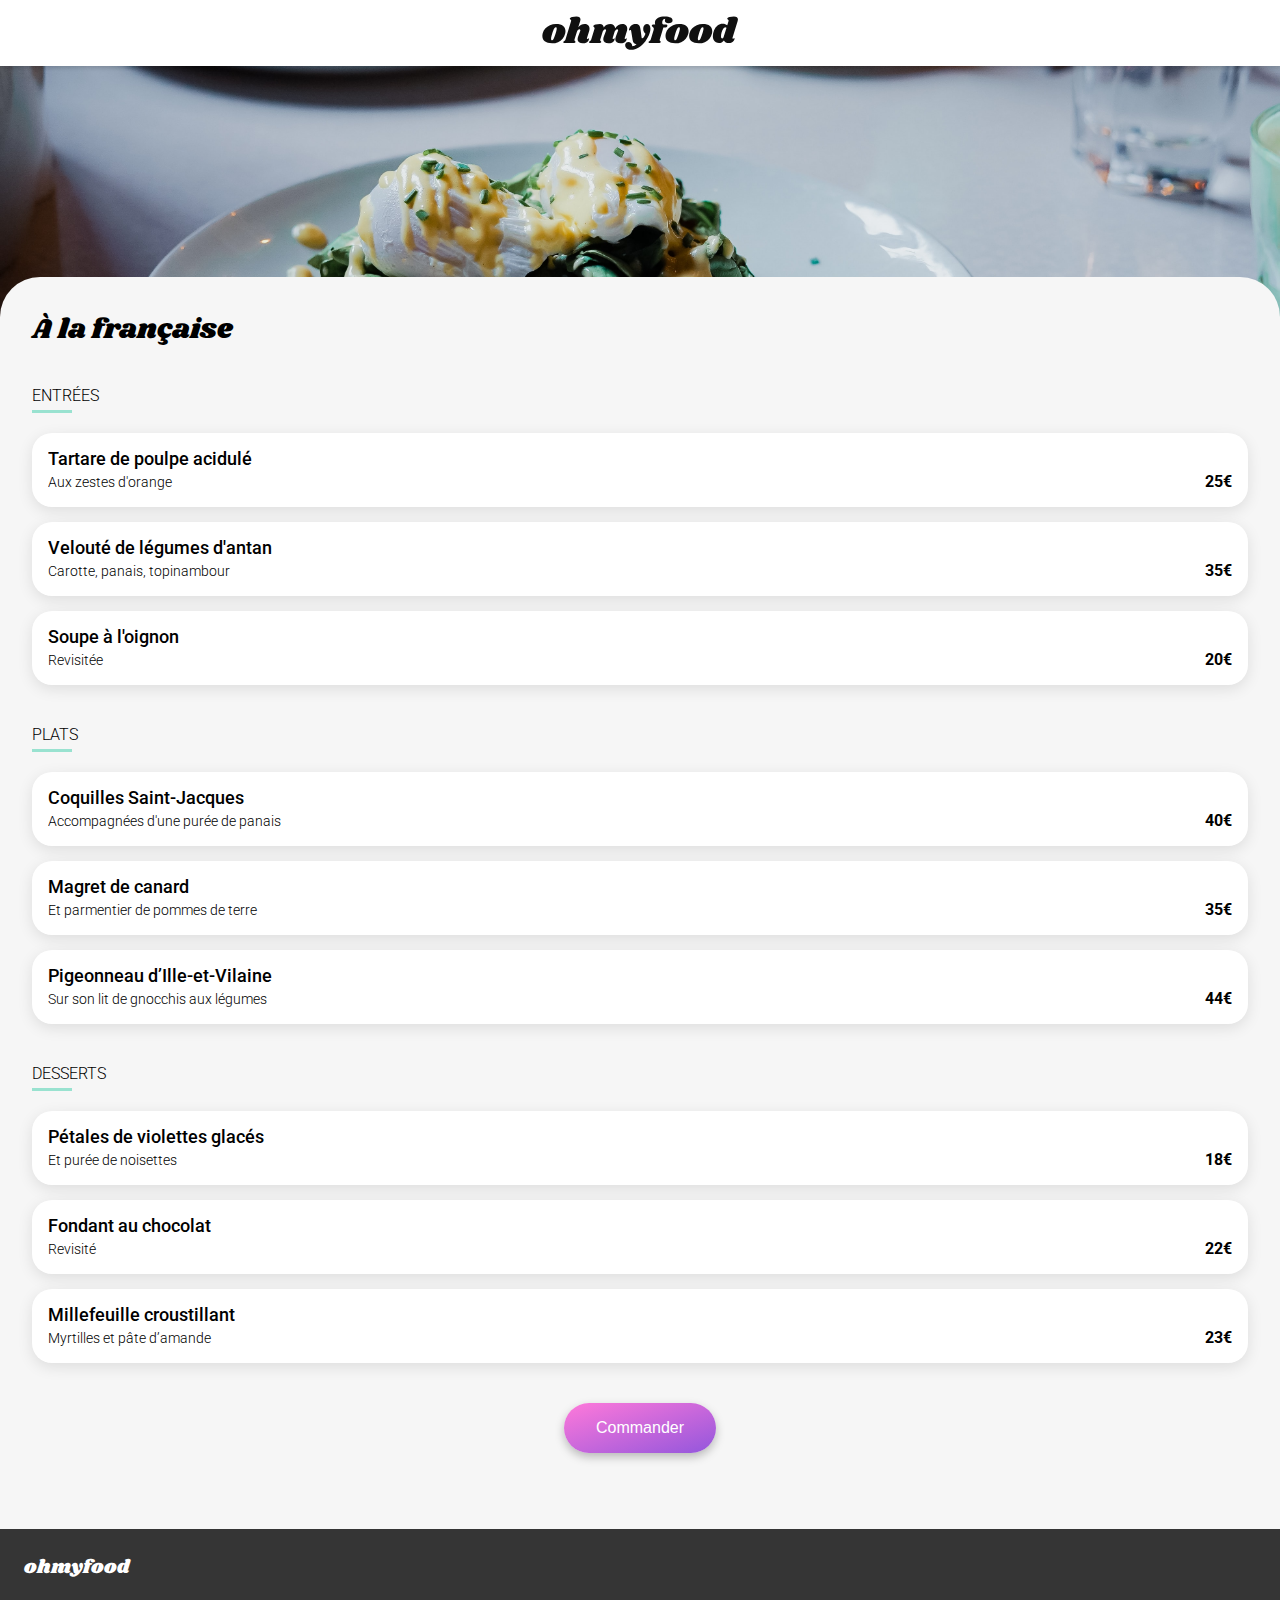
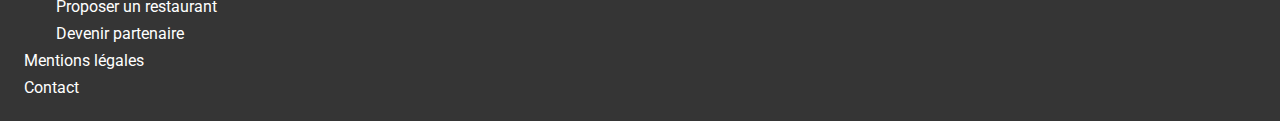
<file: restaurants/a-la-francaise.html>
<!DOCTYPE html>
<html lang="fr">

<head>
    <meta charset="UTF-8">
    <meta name="viewport" content="width=device-width, initial-scale=1.0">
    <title>À la française- ohmyfood</title>
    <link rel="preconnect" href="https://fonts.googleapis.com">
    <link rel="preconnect" href="https://fonts.gstatic.com" crossorigin>
    <link href="https://fonts.googleapis.com/css2?family=Roboto:wght@300;400;500;700&family=Shrikhand&display=swap"
        rel="stylesheet">
    <link rel="stylesheet" href="https://cdnjs.cloudflare.com/ajax/libs/font-awesome/6.2.1/css/all.min.css"
        integrity="sha512-MV7K8+y+gLIBoVD59lQIYicR65iaqukzvf/nwasF0nqhPay5w/9lJmVM2hMDcnK1OnMGCdVK+iQrJ7lzPJQd1w=="
        crossorigin="anonymous" referrerpolicy="no-referrer">
    <link rel="stylesheet" href="../css/main.css">
</head>

<body>
    <header class="header">
        <a href="../index.html" class="header__arrow" aria-label="Retour à la page d'accueil">
            <i class="fas fa-arrow-left"></i>
        </a>
        <img src="../assets/images/logo/ohmyfood@2x.svg" alt="Ohmyfood" class="header__logo">
    </header>

    <main class="main-container">

        <img src="../assets/images/restaurants/a-la-francaise.jpg" alt="À la française" class="banner-img">

        <section class="menu">
            <header class="menu__header">
                <h1 class="menu__title">
                    À la française
                </h1>
                <i class="far fa-heart menu__like"></i>
            </header>

            <!-- LES ENTREES -->

            <div class="menu__group">
                <h2 class="menu__group-title">
                    ENTRÉES
                </h2>

                <!-- ENTRÉE 1 -->

                <article class="menu-item">
                    <div class="menu-item__content">
                        <h3 class="menu-item__title">
                            Tartare de poulpe acidulé
                        </h3>
                        <p class="menu-item__subtitle">
                            Aux zestes d'orange
                        </p>
                    </div>
                    <span class="menu-item__price">
                        25€
                    </span>
                    <div class="menu-item__check">
                        <i class="fas fa-check"></i>
                    </div>
                </article>

                <!-- ENTRÉE 2 -->

                <article class="menu-item">
                    <div class="menu-item__content">
                        <h3 class="menu-item__title">
                            Velouté de légumes d'antan
                        </h3>
                        <p class="menu-item__subtitle">
                           Carotte, panais, topinambour
                        </p>
                    </div>
                    <span class="menu-item__price">
                        35€
                    </span>
                    <div class="menu-item__check">
                        <i class="fas fa-check"></i>
                    </div>
                </article>

                <!-- ENTRÉE 3  -->

                <article class="menu-item">
                    <div class="menu-item__content">
                        <h3 class="menu-item__title">
                            Soupe à l'oignon
                        </h3>
                        <p class="menu-item__subtitle">
                            Revisitée
                        </p>
                    </div>
                    <span class="menu-item__price">
                        20€
                    </span>
                    <div class="menu-item__check">
                        <i class="fas fa-check"></i>
                    </div>
                </article>

            </div>

            <!-- LES PLATS -->

            <div class="menu__group">
                <h2 class="menu__group-title">
                    PLATS
                </h2>

                <!-- PLAT 1 -->

                <article class="menu-item">
                    <div class="menu-item__content">
                        <h3 class="menu-item__title">
                            Coquilles Saint-Jacques
                        </h3>
                        <p class="menu-item__subtitle">
                            Accompagnées d'une purée de panais
                        </p>
                    </div>
                    <span class="menu-item__price">
                        40€
                    </span>
                    <div class="menu-item__check">
                        <i class="fas fa-check"></i>
                    </div>
                </article>

                <!-- PLAT 2 -->

                <article class="menu-item">
                    <div class="menu-item__content">
                        <h3 class="menu-item__title">
                            Magret de canard
                        </h3>
                        <p class="menu-item__subtitle">
                            Et parmentier de pommes de terre
                        </p>
                    </div>
                    <span class="menu-item__price">
                        35€
                    </span>
                    <div class="menu-item__check">
                        <i class="fas fa-check"></i>
                    </div>
                </article>

                <!-- PLAT 3  -->

                <article class="menu-item">
                    <div class="menu-item__content">
                        <h3 class="menu-item__title">
                           Pigeonneau d’Ille-et-Vilaine
                        </h3>
                        <p class="menu-item__subtitle">
                            Sur son lit de gnocchis aux légumes
                        </p>
                    </div>
                    <span class="menu-item__price">
                        44€
                    </span>
                    <div class="menu-item__check">
                        <i class="fas fa-check"></i>
                    </div>
                </article>

            </div>

            <!--  LES DESSERTS -->

            <div class="menu__group">
                <h2 class="menu__group-title">
                    DESSERTS
                </h2>

                <!-- DESSERT 1 -->

                <article class="menu-item">
                    <div class="menu-item__content">
                        <h3 class="menu-item__title">
                            Pétales de violettes glacés
                        </h3>
                        <p class="menu-item__subtitle">
                            Et purée de noisettes
                        </p>
                    </div>
                    <span class="menu-item__price">
                        18€
                    </span>
                    <div class="menu-item__check">
                        <i class="fas fa-check"></i>
                    </div>
                </article>

                <!-- DESSERT 2 -->

                <article class="menu-item">
                    <div class="menu-item__content">
                        <h3 class="menu-item__title">
                         Fondant au chocolat
                        </h3>
                        <p class="menu-item__subtitle">
                            Revisité
                        </p>
                    </div>
                    <span class="menu-item__price">
                        22€
                    </span>
                    <div class="menu-item__check">
                        <i class="fas fa-check"></i>
                    </div>
                </article>

                <!-- DESSERT 3  -->

                <article class="menu-item">
                    <div class="menu-item__content">
                        <h3 class="menu-item__title">
                            Millefeuille croustillant
                        </h3>
                        <p class="menu-item__subtitle">
                            Myrtilles et pâte d’amande
                        </p>
                    </div>
                    <span class="menu-item__price">
                        23€
                    </span>
                    <div class="menu-item__check">
                        <i class="fas fa-check"></i>
                    </div>
                </article>
                <div class="menu__order">
                    <button class="btn-gradient">
                        Commander
                    </button>
                </div>

            </div>

        </section>

    </main>
    <footer class="footer">
        <h2 class="footer__logo">ohmyfood</h2>
        <ul class="footer__list">
            <li>
                <a href="#">
                    <i class="fas fa-utensils"></i>
                    Proposer un restaurant
                </a>
            </li>
            <li>
                <a href="#">
                    <i class="fas fa-handshake-angle"></i>
                    Devenir partenaire
                </a>
            </li>
            <li>
                <a href="#">
                    Mentions légales
                </a>
            </li>
            <li>
                <a href="mailto:contact@ohmyfood.com" class="footer__link">
                    Contact
                </a>
            </li>
        </ul>
    </footer>
</body>

</html>
</file>
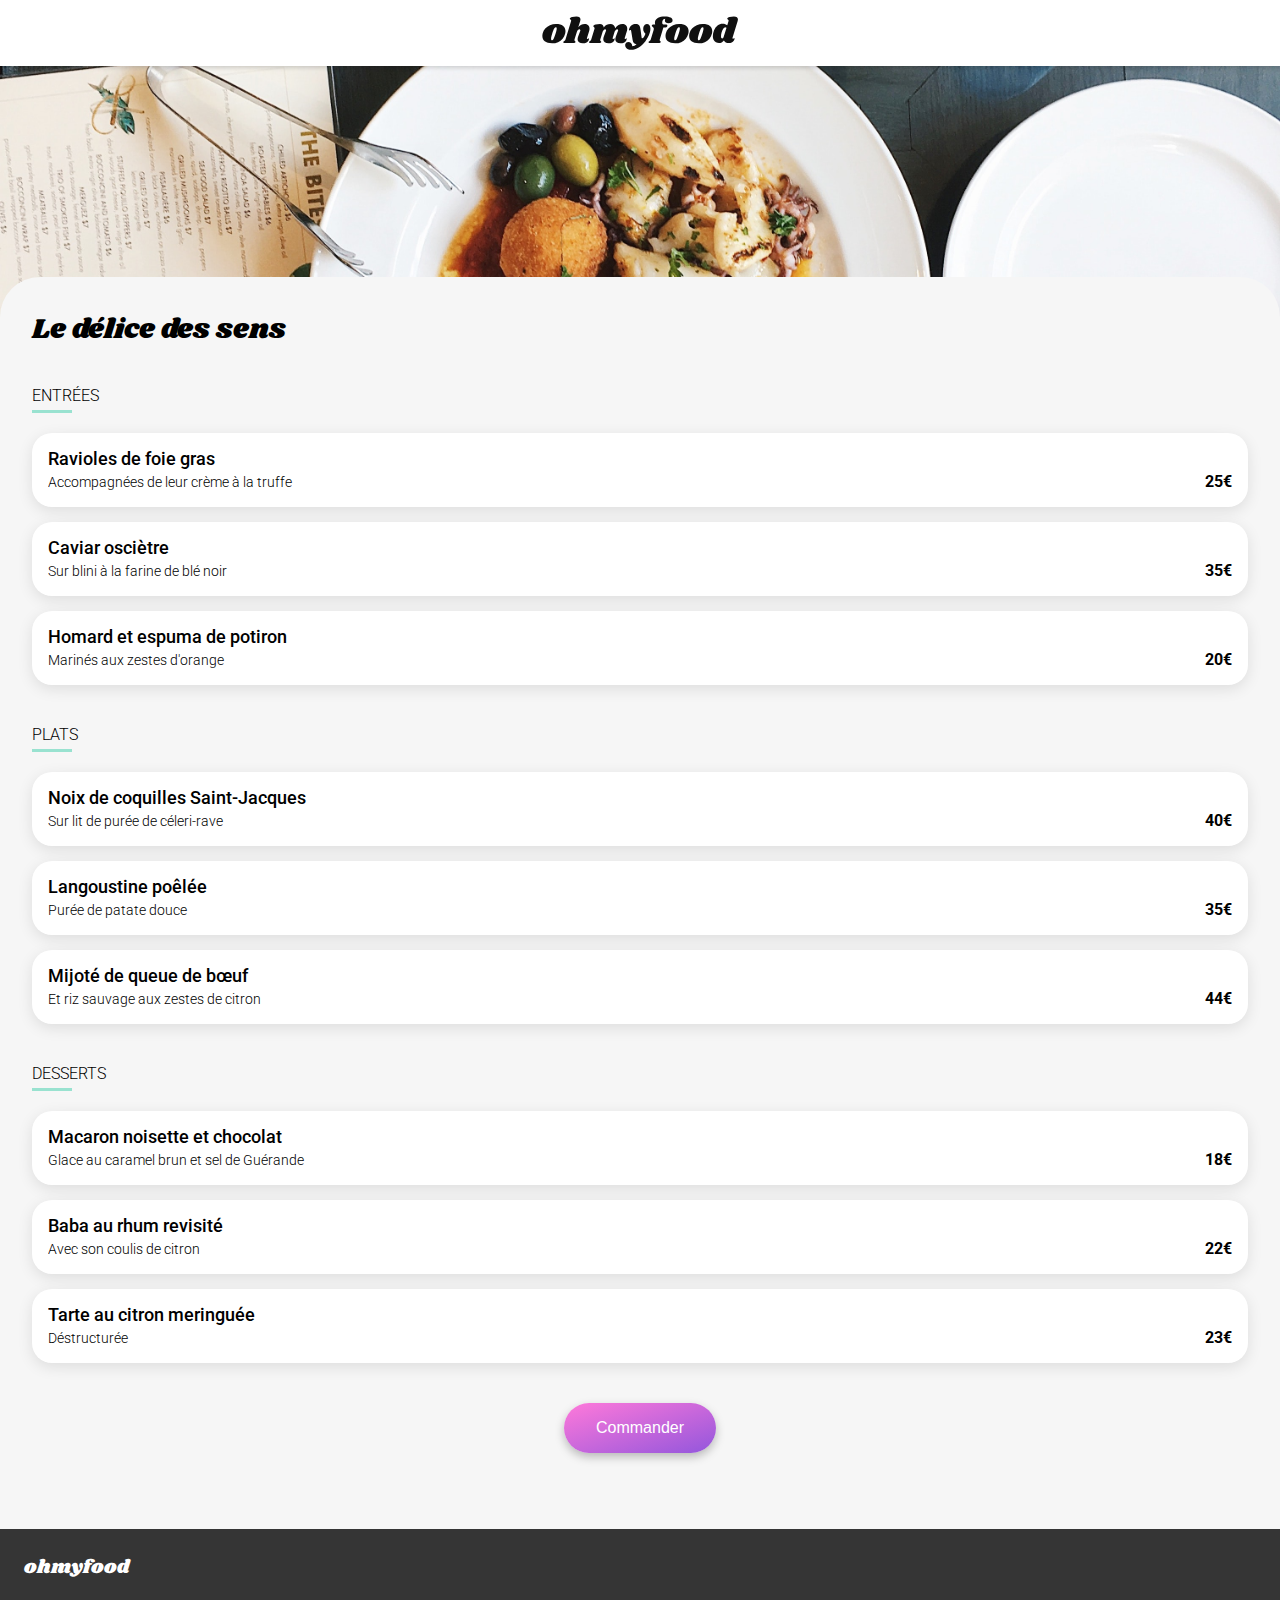
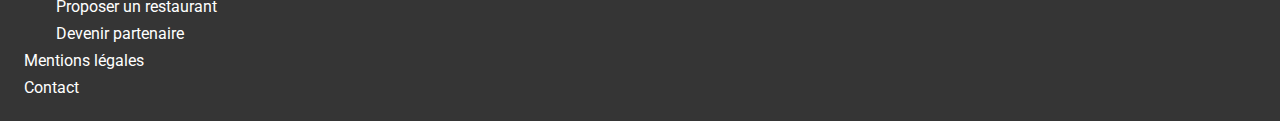
<file: restaurants/la-note-enchantee.html>
<!DOCTYPE html>
<html lang="fr">

<head>
    <meta charset="UTF-8">
    <meta name="viewport" content="width=device-width, initial-scale=1.0">
    <title>La note enchantée- ohmyfood</title>
    <link rel="preconnect" href="https://fonts.googleapis.com">
    <link rel="preconnect" href="https://fonts.gstatic.com" crossorigin>
    <link href="https://fonts.googleapis.com/css2?family=Roboto:wght@300;400;500;700&family=Shrikhand&display=swap"
        rel="stylesheet">
    <link rel="stylesheet" href="https://cdnjs.cloudflare.com/ajax/libs/font-awesome/6.2.1/css/all.min.css"
        integrity="sha512-MV7K8+y+gLIBoVD59lQIYicR65iaqukzvf/nwasF0nqhPay5w/9lJmVM2hMDcnK1OnMGCdVK+iQrJ7lzPJQd1w=="
        crossorigin="anonymous" referrerpolicy="no-referrer">
    <link rel="stylesheet" href="../css/main.css">
</head>

<body>
    <header class="header">
        <a href="../index.html" class="header__arrow" aria-label="Retour à la page d'accueil">
            <i class="fas fa-arrow-left"></i>
        </a>
        <img src="../assets/images/logo/ohmyfood@2x.svg" alt="Ohmyfood" class="header__logo">
    </header>

    <main class="main-container">

        <img src="../assets/images/restaurants/la-note-enchantee.jpg" alt="La note enchantée" class="banner-img">

        <section class="menu">
            <header class="menu__header">
                <h1 class="menu__title">
                    Le délice des sens
                </h1>
                <i class="far fa-heart menu__like"></i>
            </header>

            <!-- LES ENTREES -->

            <div class="menu__group">
                <h2 class="menu__group-title">
                    ENTRÉES
                </h2>

                <!-- ENTRÉE 1 -->

                <article class="menu-item">
                    <div class="menu-item__content">
                        <h3 class="menu-item__title">
                            Ravioles de foie gras
                        </h3>
                        <p class="menu-item__subtitle">
                            Accompagnées de leur crème à la truffe
                        </p>
                    </div>
                    <span class="menu-item__price">
                        25€
                    </span>
                    <div class="menu-item__check">
                        <i class="fas fa-check"></i>
                    </div>
                </article>

                <!-- ENTRÉE 2 -->

                <article class="menu-item">
                    <div class="menu-item__content">
                        <h3 class="menu-item__title">
                            Caviar osciètre
                        </h3>
                        <p class="menu-item__subtitle">
                           Sur blini à la farine de blé noir
                        </p>
                    </div>
                    <span class="menu-item__price">
                        35€
                    </span>
                    <div class="menu-item__check">
                        <i class="fas fa-check"></i>
                    </div>
                </article>

                <!-- ENTRÉE 3  -->

                <article class="menu-item">
                    <div class="menu-item__content">
                        <h3 class="menu-item__title">
                            Homard et espuma de potiron
                        </h3>
                        <p class="menu-item__subtitle">
                            Marinés aux zestes d'orange
                        </p>
                    </div>
                    <span class="menu-item__price">
                        20€
                    </span>
                    <div class="menu-item__check">
                        <i class="fas fa-check"></i>
                    </div>
                </article>

            </div>

            <!-- LES PLATS -->

            <div class="menu__group">
                <h2 class="menu__group-title">
                    PLATS
                </h2>

                <!-- PLAT 1 -->

                <article class="menu-item">
                    <div class="menu-item__content">
                        <h3 class="menu-item__title">
                            Noix de coquilles Saint-Jacques
                        </h3>
                        <p class="menu-item__subtitle">
                            Sur lit de purée de céleri-rave
                        </p>
                    </div>
                    <span class="menu-item__price">
                        40€
                    </span>
                    <div class="menu-item__check">
                        <i class="fas fa-check"></i>
                    </div>
                </article>

                <!-- PLAT 2 -->

                <article class="menu-item">
                    <div class="menu-item__content">
                        <h3 class="menu-item__title">
                            Langoustine poêlée
                        </h3>
                        <p class="menu-item__subtitle">
                            Purée de patate douce
                        </p>
                    </div>
                    <span class="menu-item__price">
                        35€
                    </span>
                    <div class="menu-item__check">
                        <i class="fas fa-check"></i>
                    </div>
                </article>

                <!-- PLAT 3  -->

                <article class="menu-item">
                    <div class="menu-item__content">
                        <h3 class="menu-item__title">
                            Mijoté de queue de bœuf
                        </h3>
                        <p class="menu-item__subtitle">
                            Et riz sauvage aux zestes de citron
                        </p>
                    </div>
                    <span class="menu-item__price">
                        44€
                    </span>
                    <div class="menu-item__check">
                        <i class="fas fa-check"></i>
                    </div>
                </article>

            </div>

            <!--  LES DESSERTS -->

            <div class="menu__group">
                <h2 class="menu__group-title">
                    DESSERTS
                </h2>

                <!-- DESSERT 1 -->

                <article class="menu-item">
                    <div class="menu-item__content">
                        <h3 class="menu-item__title">
                            Macaron noisette et chocolat
                        </h3>
                        <p class="menu-item__subtitle">
                            Glace au caramel brun et sel de Guérande
                        </p>
                    </div>
                    <span class="menu-item__price">
                        18€
                    </span>
                    <div class="menu-item__check">
                        <i class="fas fa-check"></i>
                    </div>
                </article>

                <!-- DESSERT 2 -->

                <article class="menu-item">
                    <div class="menu-item__content">
                        <h3 class="menu-item__title">
                          Baba au rhum revisité
                        </h3>
                        <p class="menu-item__subtitle">
                            Avec son coulis de citron
                        </p>
                    </div>
                    <span class="menu-item__price">
                        22€
                    </span>
                    <div class="menu-item__check">
                        <i class="fas fa-check"></i>
                    </div>
                </article>

                <!-- DESSERT 3  -->

                <article class="menu-item">
                    <div class="menu-item__content">
                        <h3 class="menu-item__title">
                            Tarte au citron meringuée
                        </h3>
                        <p class="menu-item__subtitle">
                            Déstructurée
                        </p>
                    </div>
                    <span class="menu-item__price">
                        23€
                    </span>
                    <div class="menu-item__check">
                        <i class="fas fa-check"></i>
                    </div>
                </article>
                <div class="menu__order">
                    <button class="btn-gradient">
                        Commander
                    </button>
                </div>

            </div>

        </section>

    </main>
    <footer class="footer">
        <h2 class="footer__logo">ohmyfood</h2>
        <ul class="footer__list">
            <li>
                <a href="#">
                    <i class="fas fa-utensils"></i>
                    Proposer un restaurant
                </a>
            </li>
            <li>
                <a href="#">
                    <i class="fas fa-handshake-angle"></i>
                    Devenir partenaire
                </a>
            </li>
            <li>
                <a href="#">
                    Mentions légales
                </a>
            </li>
            <li>
                <a href="#">
                    Contact
                </a>
            </li>
        </ul>
    </footer>
</body>

</html>
</file>
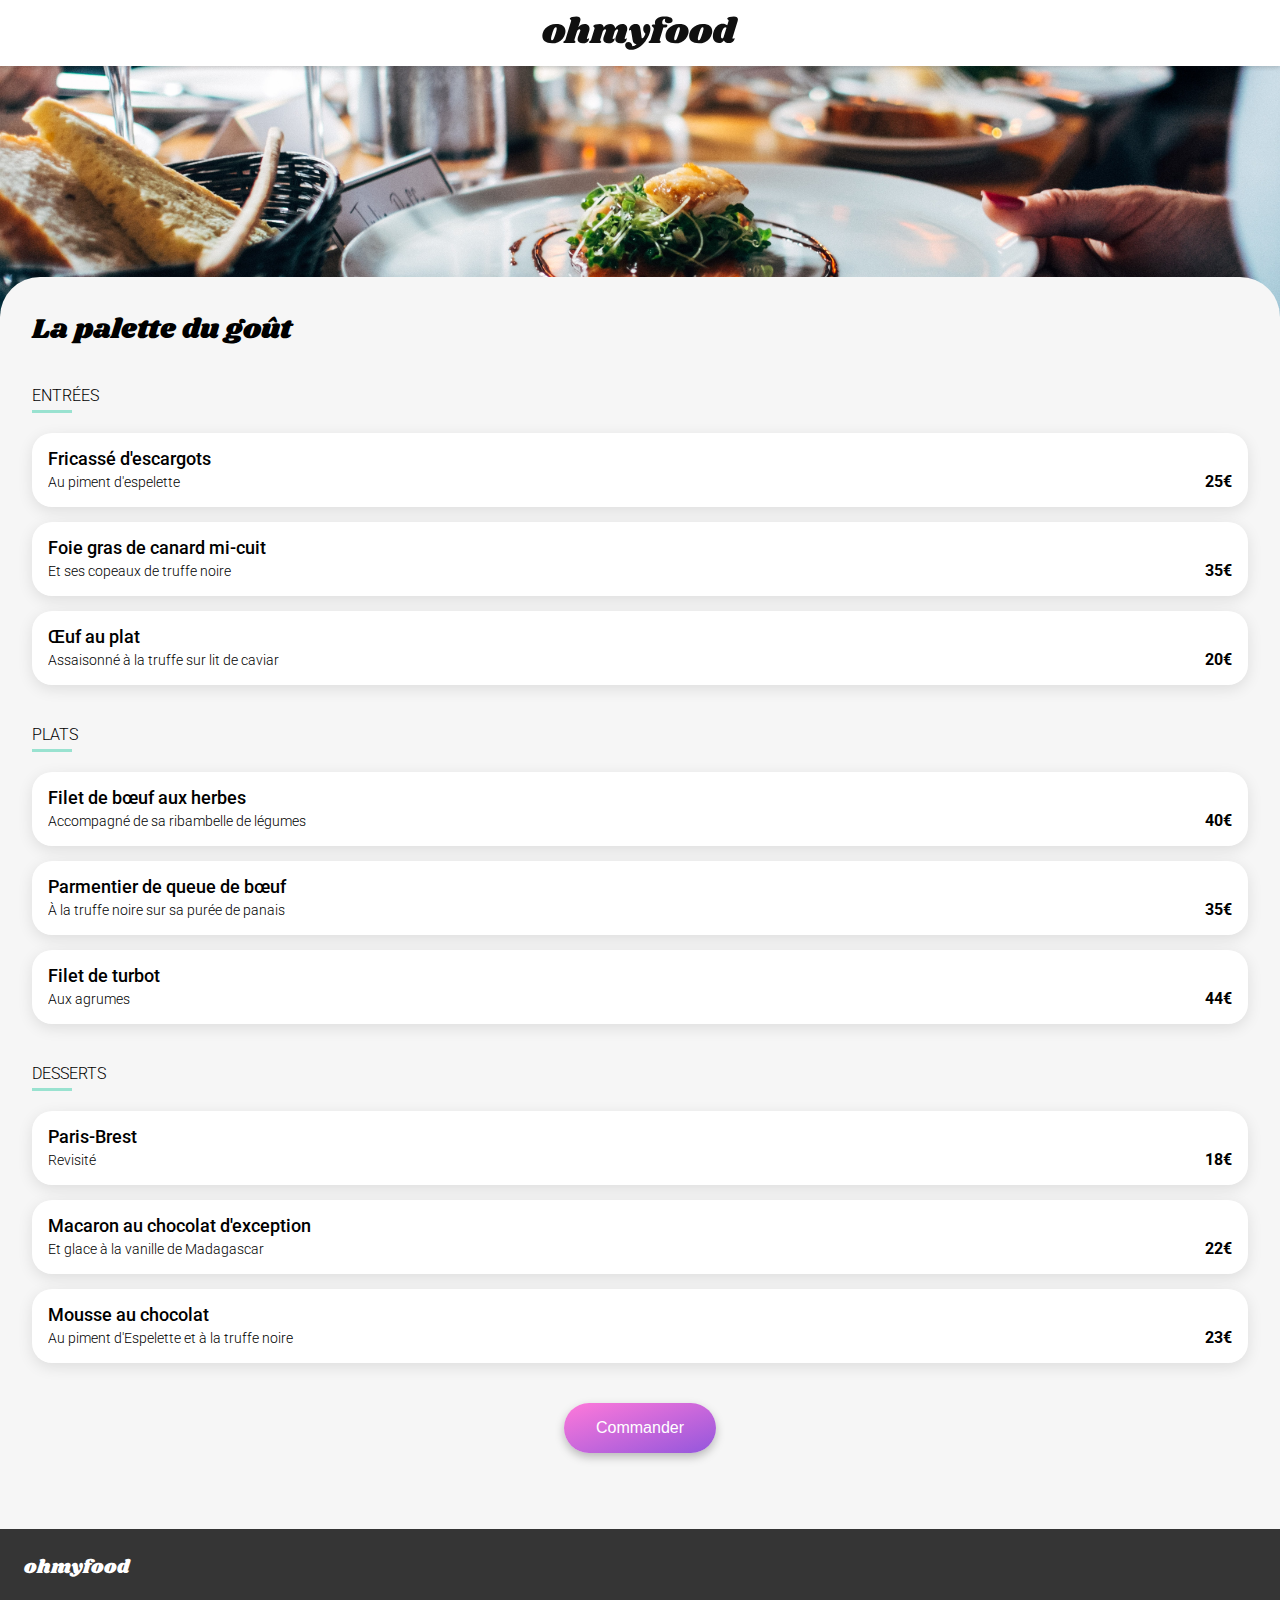
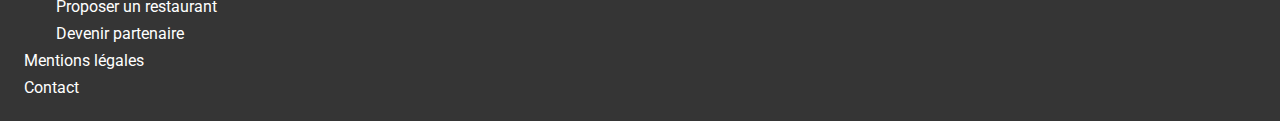
<file: restaurants/la-palette-du-gout.html>
<!DOCTYPE html>
<html lang="fr">

<head>
    <meta charset="UTF-8">
    <meta name="viewport" content="width=device-width, initial-scale=1.0">
    <title>La palette du goût- ohmyfood</title>
    <link rel="preconnect" href="https://fonts.googleapis.com">
    <link rel="preconnect" href="https://fonts.gstatic.com" crossorigin>
    <link href="https://fonts.googleapis.com/css2?family=Roboto:wght@300;400;500;700&family=Shrikhand&display=swap"
        rel="stylesheet">
    <link rel="stylesheet" href="https://cdnjs.cloudflare.com/ajax/libs/font-awesome/6.2.1/css/all.min.css"
        integrity="sha512-MV7K8+y+gLIBoVD59lQIYicR65iaqukzvf/nwasF0nqhPay5w/9lJmVM2hMDcnK1OnMGCdVK+iQrJ7lzPJQd1w=="
        crossorigin="anonymous" referrerpolicy="no-referrer">
    <link rel="stylesheet" href="../css/main.css">
</head>

<body>
    <header class="header">
        <a href="../index.html" class="header__arrow" aria-label="Retour à la page d'accueil">
            <i class="fas fa-arrow-left"></i>
        </a>
        <img src="../assets/images/logo/ohmyfood@2x.svg" alt="Ohmyfood" class="header__logo">
    </header>

    <main class="main-container">

        <img src="../assets/images/restaurants/la-palette-du-gout.jpg" alt="La palette du goût" class="banner-img">

        <section class="menu">
            <header class="menu__header">
                <h1 class="menu__title">
                    La palette du goût
                </h1>
                <i class="far fa-heart menu__like"></i>
            </header>

            <!-- LES ENTREES -->

            <div class="menu__group">
                <h2 class="menu__group-title">
                    ENTRÉES
                </h2>

                <!-- ENTRÉE 1 -->

                <article class="menu-item">
                    <div class="menu-item__content">
                        <h3 class="menu-item__title">
                            Fricassé d'escargots
                        </h3>
                        <p class="menu-item__subtitle">
                            Au piment d'espelette
                        </p>
                    </div>
                    <span class="menu-item__price">
                        25€
                    </span>
                    <div class="menu-item__check">
                        <i class="fas fa-check"></i>
                    </div>
                </article>

                <!-- ENTRÉE 2 -->

                <article class="menu-item">
                    <div class="menu-item__content">
                        <h3 class="menu-item__title">
                            Foie gras de canard mi-cuit
                        </h3>
                        <p class="menu-item__subtitle">
                            Et ses copeaux de truffe noire
                        </p>
                    </div>
                    <span class="menu-item__price">
                        35€
                    </span>
                    <div class="menu-item__check">
                        <i class="fas fa-check"></i>
                    </div>
                </article>

                <!-- ENTRÉE 3  -->

                <article class="menu-item">
                    <div class="menu-item__content">
                        <h3 class="menu-item__title">
                            Œuf au plat
                        </h3>
                        <p class="menu-item__subtitle">
                            Assaisonné à la truffe sur lit de caviar
                        </p>
                    </div>
                    <span class="menu-item__price">
                        20€
                    </span>
                    <div class="menu-item__check">
                        <i class="fas fa-check"></i>
                    </div>
                </article>

            </div>

            <!-- LES PLATS -->

            <div class="menu__group">
                <h2 class="menu__group-title">
                    PLATS
                </h2>

                <!-- PLAT 1 -->

                <article class="menu-item">
                    <div class="menu-item__content">
                        <h3 class="menu-item__title">
                            Filet de bœuf aux herbes
                        </h3>
                        <p class="menu-item__subtitle">
                            Accompagné de sa ribambelle de légumes
                        </p>
                    </div>
                    <span class="menu-item__price">
                        40€
                    </span>
                    <div class="menu-item__check">
                        <i class="fas fa-check"></i>
                    </div>
                </article>

                <!-- PLAT 2 -->

                <article class="menu-item">
                    <div class="menu-item__content">
                        <h3 class="menu-item__title">
                            Parmentier de queue de bœuf
                        </h3>
                        <p class="menu-item__subtitle">
                            À la truffe noire sur sa purée de panais
                        </p>
                    </div>
                    <span class="menu-item__price">
                        35€
                    </span>
                    <div class="menu-item__check">
                        <i class="fas fa-check"></i>
                    </div>
                </article>

                <!-- PLAT 3  -->

                <article class="menu-item">
                    <div class="menu-item__content">
                        <h3 class="menu-item__title">
                            Filet de turbot
                        </h3>
                        <p class="menu-item__subtitle">
                            Aux agrumes
                        </p>
                    </div>
                    <span class="menu-item__price">
                        44€
                    </span>
                    <div class="menu-item__check">
                        <i class="fas fa-check"></i>
                    </div>
                </article>

            </div>

            <!--  LES DESSERTS -->

            <div class="menu__group">
                <h2 class="menu__group-title">
                    DESSERTS
                </h2>

                <!-- DESSERT 1 -->

                <article class="menu-item">
                    <div class="menu-item__content">
                        <h3 class="menu-item__title">
                            Paris-Brest
                        </h3>
                        <p class="menu-item__subtitle">
                            Revisité
                        </p>
                    </div>
                    <span class="menu-item__price">
                        18€
                    </span>
                    <div class="menu-item__check">
                        <i class="fas fa-check"></i>
                    </div>
                </article>

                <!-- DESSERT 2 -->

                <article class="menu-item">
                    <div class="menu-item__content">
                        <h3 class="menu-item__title">
                            Macaron au chocolat d'exception
                        </h3>
                        <p class="menu-item__subtitle">
                            Et glace à la vanille de Madagascar
                        </p>
                    </div>
                    <span class="menu-item__price">
                        22€
                    </span>
                    <div class="menu-item__check">
                        <i class="fas fa-check"></i>
                    </div>
                </article>

                <!-- DESSERT 3  -->

                <article class="menu-item">
                    <div class="menu-item__content">
                        <h3 class="menu-item__title">
                            Mousse au chocolat
                        </h3>
                        <p class="menu-item__subtitle">
                            Au piment d'Espelette et à la truffe noire
                        </p>
                    </div>
                    <span class="menu-item__price">
                        23€
                    </span>
                    <div class="menu-item__check">
                        <i class="fas fa-check"></i>
                    </div>
                </article>
                <div class="menu__order">
                    <button class="btn-gradient">
                        Commander
                    </button>
                </div>

            </div>

        </section>

    </main>
    <footer class="footer">
        <h2 class="footer__logo">ohmyfood</h2>
        <ul class="footer__list">
            <li>
                <a href="#">
                    <i class="fas fa-utensils"></i>
                    Proposer un restaurant
                </a>
            </li>
            <li>
                <a href="#">
                    <i class="fas fa-handshake-angle"></i>
                    Devenir partenaire
                </a>
            </li>
            <li>
                <a href="#">
                    Mentions légales
                </a>
            </li>
            <li>
                <a href="#">
                    Contact
                </a>
            </li>
        </ul>
    </footer>
</body>

</html>
</file>
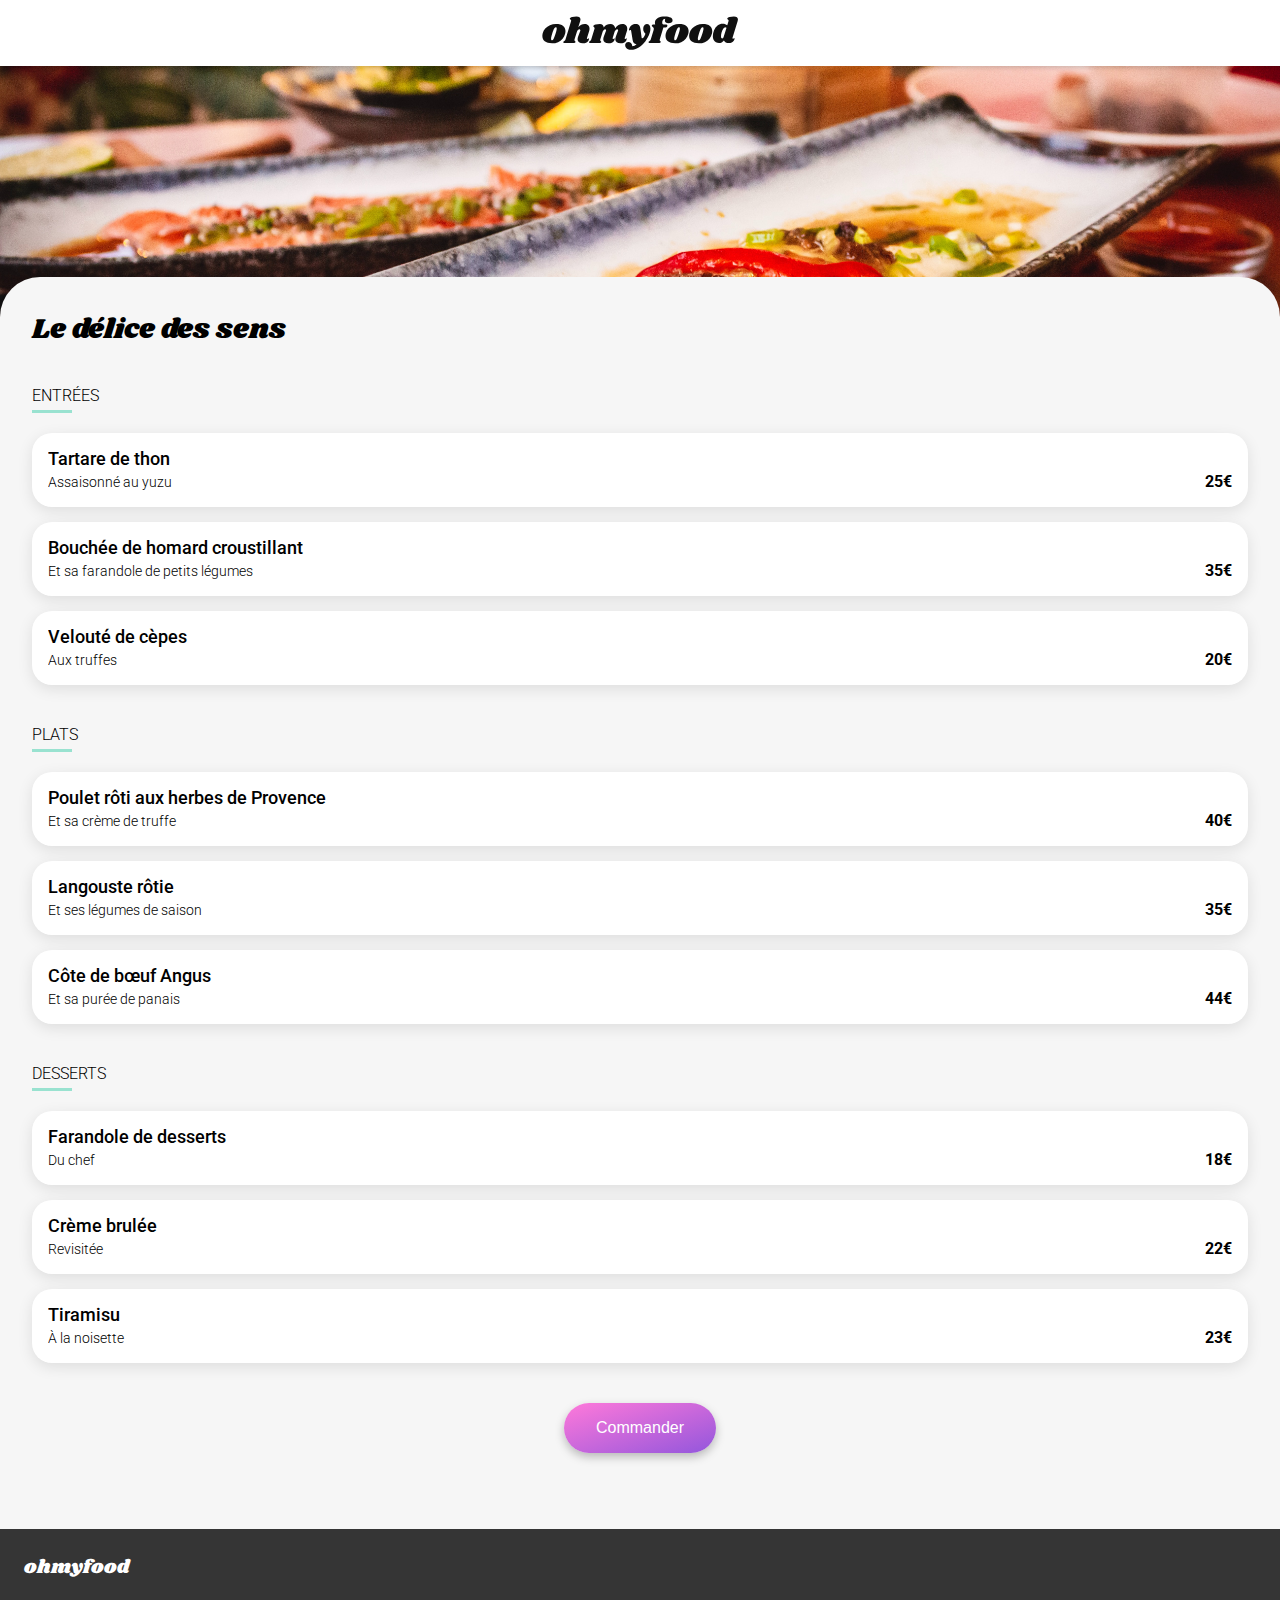
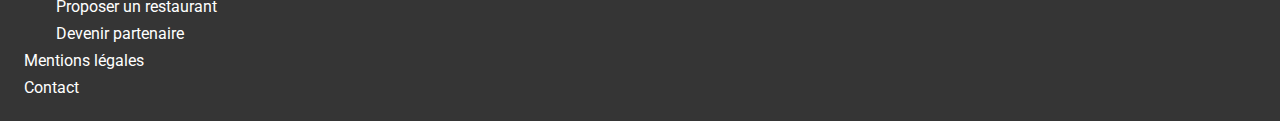
<file: restaurants/le-delice-des-sens.html>
<!DOCTYPE html>
<html lang="fr">

<head>
    <meta charset="UTF-8">
    <meta name="viewport" content="width=device-width, initial-scale=1.0">
    <title>Le délice des sens- ohmyfood</title>
    <link rel="preconnect" href="https://fonts.googleapis.com">
    <link rel="preconnect" href="https://fonts.gstatic.com" crossorigin>
    <link href="https://fonts.googleapis.com/css2?family=Roboto:wght@300;400;500;700&family=Shrikhand&display=swap"
        rel="stylesheet">
    <link rel="stylesheet" href="https://cdnjs.cloudflare.com/ajax/libs/font-awesome/6.2.1/css/all.min.css"
        integrity="sha512-MV7K8+y+gLIBoVD59lQIYicR65iaqukzvf/nwasF0nqhPay5w/9lJmVM2hMDcnK1OnMGCdVK+iQrJ7lzPJQd1w=="
        crossorigin="anonymous" referrerpolicy="no-referrer">
    <link rel="stylesheet" href="../css/main.css">
</head>

<body>
    <header class="header">
        <a href="../index.html" class="header__arrow" aria-label="Retour à la page d'accueil">
            <i class="fas fa-arrow-left"></i>
        </a>
        <img src="../assets/images/logo/ohmyfood@2x.svg" alt="Ohmyfood" class="header__logo">
    </header>

    <main class="main-container">

        <img src="../assets/images/restaurants/le-delice-des-sens.jpg" alt="Le délice des sens" class="banner-img">

        <section class="menu">
            <header class="menu__header">
                <h1 class="menu__title">
                    Le délice des sens
                </h1>
                <i class="far fa-heart menu__like"></i>
            </header>

            <!-- LES ENTREES -->

            <div class="menu__group">
                <h2 class="menu__group-title">
                    ENTRÉES
                </h2>

                <!-- ENTRÉE 1 -->

                <article class="menu-item">
                    <div class="menu-item__content">
                        <h3 class="menu-item__title">
                            Tartare de thon
                        </h3>
                        <p class="menu-item__subtitle">
                            Assaisonné au yuzu
                        </p>
                    </div>
                    <span class="menu-item__price">
                        25€
                    </span>
                    <div class="menu-item__check">
                        <i class="fas fa-check"></i>
                    </div>
                </article>

                <!-- ENTRÉE 2 -->

                <article class="menu-item">
                    <div class="menu-item__content">
                        <h3 class="menu-item__title">
                            Bouchée de homard croustillant
                        </h3>
                        <p class="menu-item__subtitle">
                            Et sa farandole de petits légumes
                        </p>
                    </div>
                    <span class="menu-item__price">
                        35€
                    </span>
                    <div class="menu-item__check">
                        <i class="fas fa-check"></i>
                    </div>
                </article>

                <!-- ENTRÉE 3  -->

                <article class="menu-item">
                    <div class="menu-item__content">
                        <h3 class="menu-item__title">
                            Velouté de cèpes
                        </h3>
                        <p class="menu-item__subtitle">
                            Aux truffes
                        </p>
                    </div>
                    <span class="menu-item__price">
                        20€
                    </span>
                    <div class="menu-item__check">
                        <i class="fas fa-check"></i>
                    </div>
                </article>

            </div>

            <!-- LES PLATS -->

            <div class="menu__group">
                <h2 class="menu__group-title">
                    PLATS
                </h2>

                <!-- PLAT 1 -->

                <article class="menu-item">
                    <div class="menu-item__content">
                        <h3 class="menu-item__title">
                            Poulet rôti aux herbes de Provence
                        </h3>
                        <p class="menu-item__subtitle">
                            Et sa crème de truffe
                        </p>
                    </div>
                    <span class="menu-item__price">
                        40€
                    </span>
                    <div class="menu-item__check">
                        <i class="fas fa-check"></i>
                    </div>
                </article>

                <!-- PLAT 2 -->

                <article class="menu-item">
                    <div class="menu-item__content">
                        <h3 class="menu-item__title">
                            Langouste rôtie
                        </h3>
                        <p class="menu-item__subtitle">
                            Et ses légumes de saison
                        </p>
                    </div>
                    <span class="menu-item__price">
                        35€
                    </span>
                    <div class="menu-item__check">
                        <i class="fas fa-check"></i>
                    </div>
                </article>

                <!-- PLAT 3  -->

                <article class="menu-item">
                    <div class="menu-item__content">
                        <h3 class="menu-item__title">
                            Côte de bœuf Angus
                        </h3>
                        <p class="menu-item__subtitle">
                            Et sa purée de panais
                        </p>
                    </div>
                    <span class="menu-item__price">
                        44€
                    </span>
                    <div class="menu-item__check">
                        <i class="fas fa-check"></i>
                    </div>
                </article>

            </div>

            <!--  LES DESSERTS -->

            <div class="menu__group">
                <h2 class="menu__group-title">
                    DESSERTS
                </h2>

                <!-- DESSERT 1 -->

                <article class="menu-item">
                    <div class="menu-item__content">
                        <h3 class="menu-item__title">
                            Farandole de desserts
                        </h3>
                        <p class="menu-item__subtitle">
                            Du chef
                        </p>
                    </div>
                    <span class="menu-item__price">
                        18€
                    </span>
                    <div class="menu-item__check">
                        <i class="fas fa-check"></i>
                    </div>
                </article>

                <!-- DESSERT 2 -->

                <article class="menu-item">
                    <div class="menu-item__content">
                        <h3 class="menu-item__title">
                            Crème brulée
                        </h3>
                        <p class="menu-item__subtitle">
                            Revisitée
                        </p>
                    </div>
                    <span class="menu-item__price">
                        22€
                    </span>
                    <div class="menu-item__check">
                        <i class="fas fa-check"></i>
                    </div>
                </article>

                <!-- DESSERT 3  -->

                <article class="menu-item">
                    <div class="menu-item__content">
                        <h3 class="menu-item__title">
                            Tiramisu
                        </h3>
                        <p class="menu-item__subtitle">
                            À la noisette
                        </p>
                    </div>
                    <span class="menu-item__price">
                        23€
                    </span>
                    <div class="menu-item__check">
                        <i class="fas fa-check"></i>
                    </div>
                </article>
                <div class="menu__order">
                    <button class="btn-gradient">
                        Commander
                    </button>
                </div>

            </div>

        </section>

    </main>
    <footer class="footer">
        <h2 class="footer__logo">ohmyfood</h2>
        <ul class="footer__list">
            <li>
                <a href="#">
                    <i class="fas fa-utensils"></i>
                    Proposer un restaurant
                </a>
            </li>
            <li>
                <a href="#">
                    <i class="fas fa-handshake-angle"></i>
                    Devenir partenaire
                </a>
            </li>
            <li>
                <a href="#">
                    Mentions légales
                </a>
            </li>
            <li>
                <a href="#">
                    Contact
                </a>
            </li>
        </ul>
    </footer>
</body>

</html>
</file>
<file: css/main.css>
@charset "UTF-8";
/* FICHIER: sass/Utils/_variables.scss */
/* Ombres */
/* Pour les tablettes (ex: iPad) */
/* Pour les ordinateurs portables et desktop standard */
/* Pour les très grands écrans */
@keyframes fadeInUp {
  0% {
    opacity: 0;
    transform: translateY(20px);
  }
  100% {
    opacity: 1;
    transform: translateY(0);
  }
}
@keyframes fadeOut {
  0% {
    opacity: 1;
    visibility: visible;
  }
  100% {
    opacity: 0;
    visibility: hidden;
  }
}
@keyframes spin {
  0% {
    transform: rotate(0);
  }
  100% {
    transform: rotate(360deg);
  }
}
*,
*::after,
*::before {
  box-sizing: border-box;
  margin: 0;
  padding: 0;
}

body {
  font-family: "Roboto", sans-serif;
  background-color: #ffffff;
}

a {
  text-decoration: none;
  color: inherit;
}

ul, ol {
  list-style: none;
  padding: 0;
  margin: 0;
}

.btn-gradient {
  background: linear-gradient(to top left, #9356DC, #FF79DA);
  border: none;
  border-radius: 2rem;
  color: #ffffff;
  padding: 1rem 2rem;
  font-size: 1rem;
  font-weight: 500;
  cursor: pointer;
  box-shadow: 0 4px 10px rgba(0, 0, 0, 0.25);
}
.btn-gradient:hover {
  opacity: 0.95;
  box-shadow: 0 6px 15px rgba(0, 0, 0, 0.35);
}

/* Carte Sélection Restaurants */
.card {
  background-color: #ffffff;
  border-radius: 1rem;
  box-shadow: 0 4px 15px rgba(0, 0, 0, 0.1);
  overflow: hidden;
  position: relative;
}
.card a {
  display: block;
}
.card__img-container {
  height: 11rem;
  width: 100%;
  position: relative;
}
.card__img {
  width: 100%;
  height: 100%;
  -o-object-fit: cover;
     object-fit: cover;
}
.card__badge {
  background-color: #99E2D0;
  color: darken #008766, 10;
  padding: 0.5rem 1rem;
  border-radius: 0.125rem;
  position: absolute;
  top: 1rem;
  right: 1rem;
  font-weight: 500;
  font-size: 0.75rem;
}
.card__content {
  padding: 1rem;
  display: flex;
  justify-content: space-between;
  align-items: center;
}
.card__text {
  display: flex;
  flex-direction: column;
  gap: 0.25rem;
}
.card__title {
  margin: 0;
  font-size: 1.1rem;
}
.card__subtitle {
  font-size: 1.05rem;
  font-weight: 300;
}
.card__like {
  font-size: 1.5rem;
  margin-right: 0.5rem;
}

/* Carte Menus Restaurants */
.menu-item {
  background-color: #ffffff;
  border-radius: 1.25rem;
  padding: 1.5rem;
  box-shadow: 0 4px 15px rgba(0, 0, 0, 0.1);
  display: flex;
  justify-content: normal;
  align-items: center;
  align-items: stretch;
  margin-bottom: 15px;
  padding: 0;
  cursor: pointer;
  overflow: hidden;
  animation: fadeInUp 1s both;
}
.menu-item:nth-child(1) {
  animation-delay: 0.15s;
}
.menu-item:nth-child(2) {
  animation-delay: 0.3s;
}
.menu-item:nth-child(3) {
  animation-delay: 0.45s;
}
.menu-item:nth-child(4) {
  animation-delay: 0.6s;
}
.menu-item:nth-child(5) {
  animation-delay: 0.75s;
}
.menu-item:nth-child(6) {
  animation-delay: 0.9s;
}
.menu-item:nth-child(7) {
  animation-delay: 1.05s;
}
.menu-item:nth-child(8) {
  animation-delay: 1.2s;
}
.menu-item:nth-child(9) {
  animation-delay: 1.35s;
}
.menu-item:nth-child(10) {
  animation-delay: 1.5s;
}
.menu-item__content {
  padding: 1rem;
  white-space: nowrap;
  text-overflow: ellipsis;
  overflow: hidden;
  flex: 1;
}
.menu-item__title {
  margin: 0;
  font-size: 1.1rem;
  font-weight: 500;
  overflow: hidden;
  text-overflow: ellipsis;
}
.menu-item__subtitle {
  margin: 5px 0 0 0;
  font-size: 0.9rem;
  font-weight: 300;
  overflow: hidden;
  text-overflow: ellipsis;
}
.menu-item__price {
  display: flex;
  justify-content: flex-end;
  align-items: flex-end;
  font-weight: 700;
  padding: 1rem;
  padding-left: 0;
}
.menu-item__check {
  display: flex;
  justify-content: center;
  align-items: center;
  background-color: #99E2D0;
  width: 60px;
  margin-right: -60px;
  border-radius: 0 1rem 1rem 0;
  flex-shrink: 0;
  transition: margin-right 0.8s ease-in-out;
}
.menu-item__check i {
  background-color: #ffffff;
  color: #99E2D0;
  width: 20px;
  height: 20px;
  border-radius: 50%;
  display: flex;
  justify-content: center;
  align-items: center;
  font-size: 0.9rem;
  transition: transform 0.8s ease-in-out;
}
.menu-item:hover .menu-item__check, .menu-item:active .menu-item__check, .menu-item:focus-visible .menu-item__check {
  margin-right: 0;
}
.menu-item:hover .menu-item__check i, .menu-item:active .menu-item__check i, .menu-item:focus-visible .menu-item__check i {
  transform: rotate(360deg);
}

.loader {
  position: fixed;
  inset: 0;
  background-color: rgba(56, 54, 54, 0.7);
  -webkit-backdrop-filter: blur(10px);
          backdrop-filter: blur(10px);
  z-index: 1000;
  display: flex;
  justify-content: center;
  align-items: center;
  animation: fadeOut 0.5s 0.8s forwards;
}
.loader__icon {
  font-size: 4rem;
  background: linear-gradient(to top, #9356DC, #FF79DA);
  background-clip: text;
  -webkit-background-clip: text;
  color: transparent;
  animation: spin 1.5s linear infinite;
}

.menu__like,
.card__like {
  position: relative;
  cursor: pointer;
  background-color: transparent;
  border: none;
  padding: 0;
}
.menu__like i,
.card__like i {
  font-size: 1.5rem;
  color: #000000;
}
.menu__like::after,
.card__like::after {
  content: "\f004";
  font-family: "Font Awesome 6 Free";
  font-weight: 900;
  position: absolute;
  inset: 0;
  background: linear-gradient(to top left, #9356DC, #FF79DA);
  -webkit-background-clip: text;
  background-clip: text;
  color: transparent;
  opacity: 0;
  transform: scale(0.2);
  transition: opacity 0.3s ease-out, transform 0.25s cubic-bezier(0.2, 0.6, 0.3, 1);
}
.menu__like:hover::after, .menu__like:active::after, .menu__like:focus-visible::after,
.card__like:hover::after,
.card__like:active::after,
.card__like:focus-visible::after {
  opacity: 1;
  transform: scale(1.1);
}

.header {
  background-color: #ffffff;
  padding: 1rem;
  box-shadow: 0 0.125rem 0.25rem rgba(0, 0, 0, 0.15);
  position: relative;
  z-index: 10;
  display: flex;
  justify-content: center;
  align-items: center;
}
.header__logo {
  display: block;
  font-family: "Shrikhand", cursive;
  margin: 0;
  font-size: 1.875rem;
}
.header__arrow {
  position: absolute;
  left: 20px;
}

.footer {
  background-color: #353535;
  padding: 1.5rem;
  color: #ffffff;
}
.footer__logo {
  font-family: "Shrikhand", cursive;
  font-size: 1.2rem;
  font-weight: normal;
  margin-bottom: 1rem;
}
.footer__list {
  display: flex;
  flex-direction: column;
  gap: 0.5rem;
}
.footer a {
  display: flex;
  color: #ffffff;
  gap: 0.75rem;
}
.footer i {
  width: 1.25rem;
  text-align: center;
}

.location {
  display: flex;
  justify-content: center;
  align-items: center;
  background-color: #eaeaea;
  padding: 1.25rem 1rem;
  font-size: 1rem;
  font-family: "roboto";
  font-weight: 500;
  color: #353535;
  gap: 0.5rem;
  position: relative;
  box-shadow: 0px 4px 4px rgba(0, 0, 0, 0.25);
}
.location i {
  color: #353535;
}

.hero {
  background-color: #f6f6f6;
  padding: 3rem 1.5rem;
  text-align: center;
}
.hero__title {
  font-family: "Roboto", sans-serif;
  font-size: 1.5rem;
  font-weight: 700;
}
.hero__subtitle {
  font-size: 1.1rem;
  font-weight: 300;
  color: #353535;
  margin: 1rem 0 2rem 0;
}

.steps {
  padding: 2rem 1rem;
  background-color: #ffffff;
}
.steps .section-title {
  font-family: "Roboto", sans-serif;
  font-size: 1.5rem;
  font-weight: 700;
  margin: 0 0 1.5rem 0;
}
.steps__list {
  display: flex;
  flex-direction: column;
  gap: 1.5rem;
  padding-left: 0.75rem;
}
.steps__item {
  background-color: #f6f6f6;
  border-radius: 1.25rem;
  padding: 1.5rem;
  box-shadow: 0 4px 15px rgba(0, 0, 0, 0.1);
  display: flex;
  justify-content: flex-start;
  align-items: center;
  color: #000000;
}
.steps__item:last-child .steps__icon {
  color: #9356DC;
}
.steps__icon {
  color: grey;
  font-size: 1.2rem;
  margin-left: 1rem;
  margin-right: 1.5rem;
}
.steps__number {
  background-color: #9356DC;
  color: #ffffff;
  width: 1.5rem;
  height: 1.5rem;
  border-radius: 50%;
  display: flex;
  justify-content: center;
  align-items: center;
  position: absolute;
  left: 0.75rem;
}
.steps__text {
  font-weight: 500;
}

.restaurants {
  background-color: #f6f6f6;
  padding: 2.5rem 0;
}
.restaurants__container {
  padding: 0 1rem;
}
.restaurants__grid {
  display: grid;
  grid-template-columns: 1fr;
  gap: 1.25rem;
  margin-top: 1.5rem;
}

.banner-img {
  width: 100%;
  height: 275px;
  -o-object-fit: cover;
     object-fit: cover;
  display: block;
}

.menu {
  background-color: #f6f6f6;
  border-radius: 2.5rem 2.5rem 0 0;
  padding: 1rem 2rem;
  position: relative;
  margin-top: -4rem;
  z-index: 1;
}
.menu__header {
  display: flex;
  justify-content: space-between;
  align-items: center;
  padding: 1rem 0;
  margin-bottom: 20px;
}
.menu__title {
  font-family: "Shrikhand", cursive;
  font-weight: normal;
  margin: 0;
  font-size: 1.75rem;
}
.menu__like {
  font-size: 1.5rem;
  margin-right: 20px;
  cursor: pointer;
}
.menu__group {
  margin-bottom: 40px;
}
.menu__group-title {
  font-weight: 300;
  font-size: 1rem;
  margin-bottom: 20px;
  position: relative;
}
.menu__group-title::after {
  content: "";
  display: block;
  width: 40px;
  height: 3px;
  background-color: #99E2D0;
  margin-top: 5px;
}
.menu__order {
  display: flex;
  justify-content: center;
  align-items: center;
  margin-top: 40px;
  padding-bottom: 20px;
}
</file>
